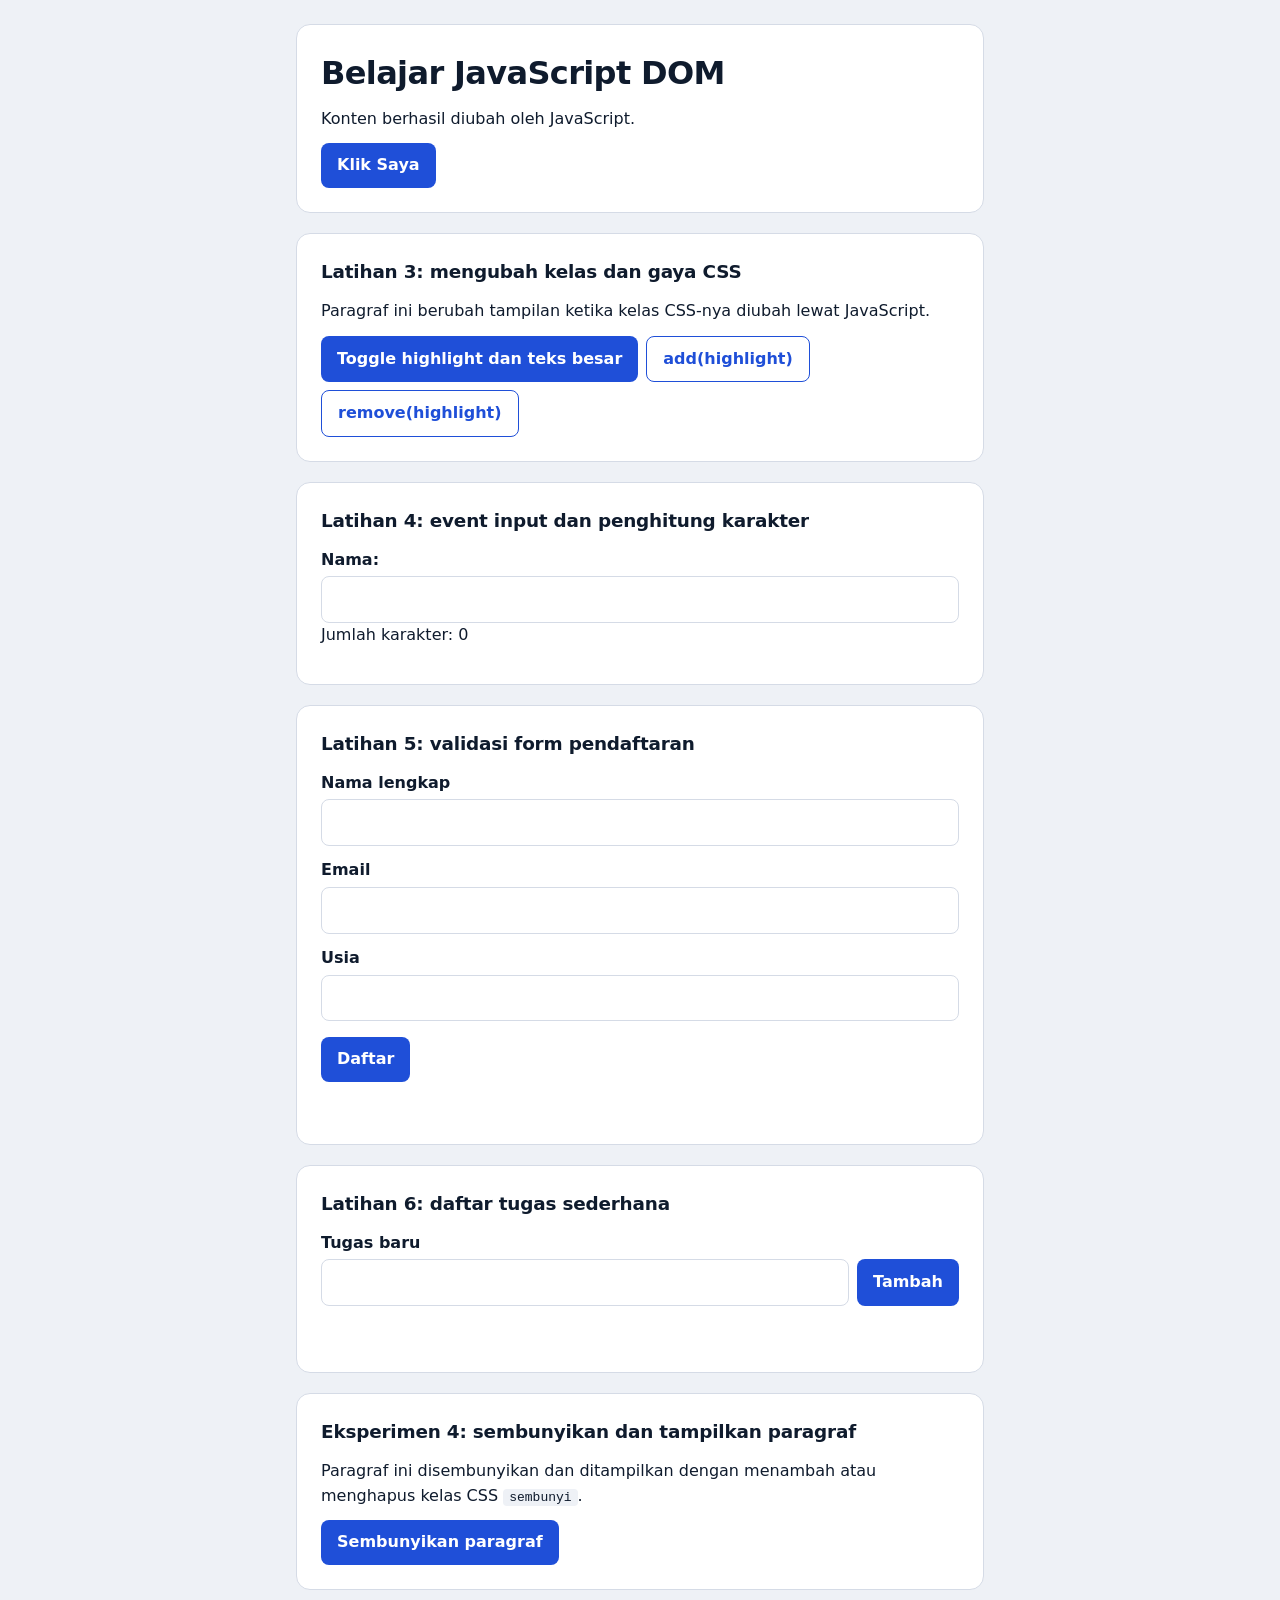
<file: latihan/index.html>
<!DOCTYPE html>
<html lang="id">
<head>
 <meta charset="UTF-8">
 <meta name="viewport" content="width=device-width, initial-scale=1.0">
 <title>Praktikum DOM dan Event</title>
 <link rel="stylesheet" href="style.css">
 <script src="script.js" defer></script>
</head>
<body>
 <main>

  <!-- Latihan 1 dan 2: judul, pesan, tombol dari modul -->
  <section class="blok" id="latihan12">
   <h1 id="judul">Latihan DOM</h1>
   <p id="pesan">Belum ada tindakan.</p>
   <button id="tombolAksi" type="button">Klik Saya</button>
  </section>

  <!-- Latihan 3 -->
  <section class="blok" id="latihan3">
   <h2>Latihan 3: mengubah kelas dan gaya CSS</h2>
   <p id="teksGaya">Paragraf ini berubah tampilan ketika kelas CSS-nya diubah lewat JavaScript.</p>
   <div class="baris-tombol">
    <button id="tombolGaya" type="button">Toggle highlight dan teks besar</button>
    <button id="tombolTambahKelas" type="button" class="sekunder">add(highlight)</button>
    <button id="tombolHapusKelas" type="button" class="sekunder">remove(highlight)</button>
   </div>
  </section>

  <!-- Latihan 4 -->
  <section class="blok" id="latihan4">
   <h2>Latihan 4: event input dan penghitung karakter</h2>
   <label for="namaInput">Nama:</label>
   <input type="text" id="namaInput" maxlength="40">
   <p>Jumlah karakter: <span id="jumlahKarakter">0</span></p>
  </section>

  <!-- Latihan 5 -->
  <section class="blok" id="latihan5">
   <h2>Latihan 5: validasi form pendaftaran</h2>
   <form id="formPendaftaran" novalidate>
    <label for="nama">Nama lengkap</label>
    <input id="nama" name="nama" type="text">
    <label for="email">Email</label>
    <input id="email" name="email" type="email">
    <label for="usia">Usia</label>
    <input id="usia" name="usia" type="number" min="17" max="100">
    <button type="submit">Daftar</button>
   </form>
   <p id="pesanForm" aria-live="polite"></p>
  </section>

  <!-- Latihan 6 -->
  <section class="blok" id="latihan6">
   <h2>Latihan 6: daftar tugas sederhana</h2>
   <label for="inputTugas">Tugas baru</label>
   <div class="baris-tombol">
    <input id="inputTugas" type="text">
    <button id="tambahTugas" type="button">Tambah</button>
   </div>
   <p id="pesanTugas" aria-live="polite"></p>
   <ul id="daftarTugas"></ul>
  </section>

  <!-- Eksperimen mandiri nomor 4 -->
  <section class="blok" id="eksperimen4">
   <h2>Eksperimen 4: sembunyikan dan tampilkan paragraf</h2>
   <p id="paragrafToggle">Paragraf ini disembunyikan dan ditampilkan dengan menambah atau menghapus kelas CSS <code>sembunyi</code>.</p>
   <button id="tombolSembunyi" type="button">Sembunyikan paragraf</button>
  </section>

 </main>
</body>
</html>
</file>
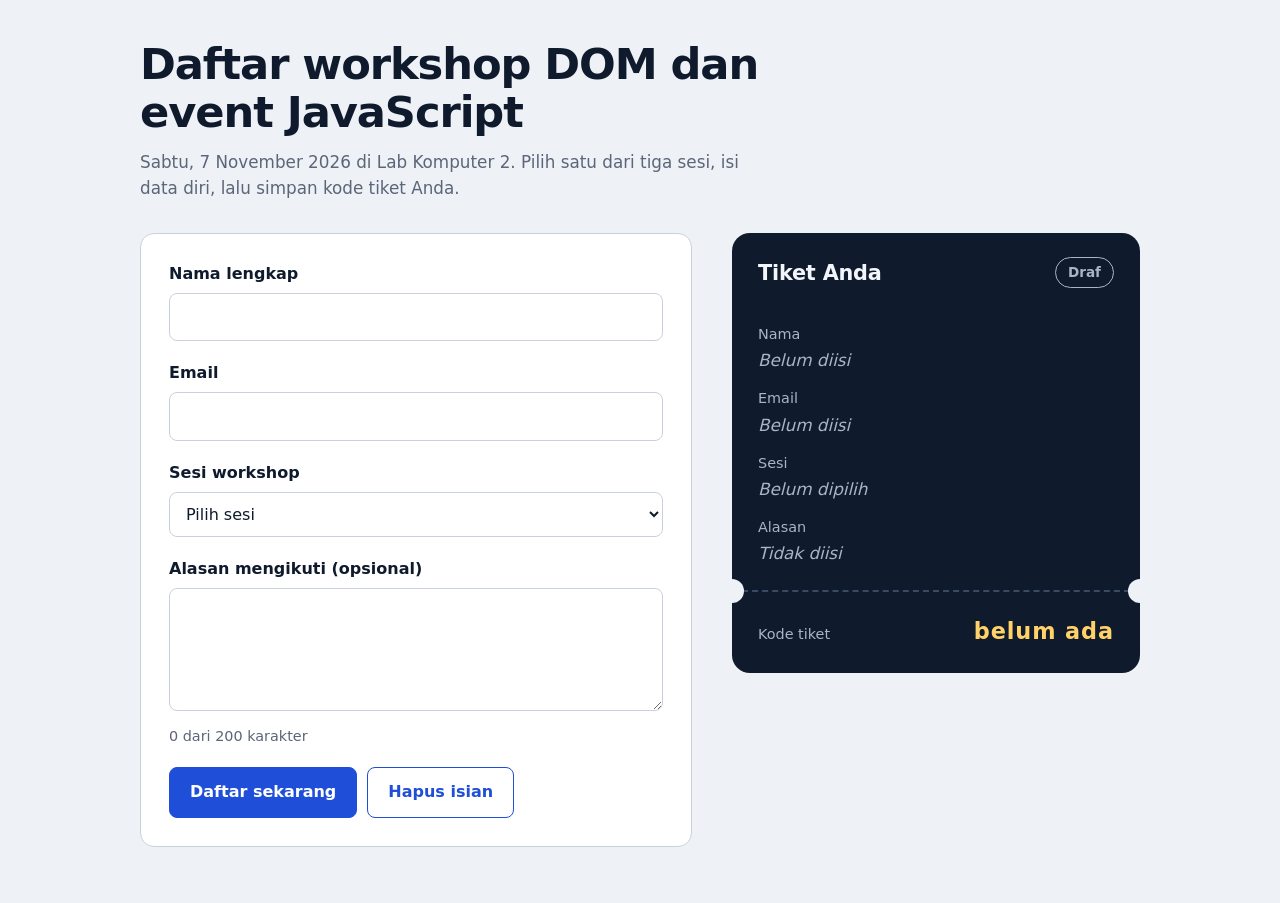
<file: mini-project/index.html>
<!DOCTYPE html>
<html lang="id">
<head>
 <meta charset="UTF-8">
 <meta name="viewport" content="width=device-width, initial-scale=1.0">
 <title>Pendaftaran Workshop DOM dan Event</title>
 <link rel="stylesheet" href="style.css">
 <script src="script.js" defer></script>
</head>
<body>
 <div class="halaman">

  <header class="kepala">
   <h1>Daftar workshop DOM dan event JavaScript</h1>
   <p class="pengantar">Sabtu, 7 November 2026 di Lab Komputer 2. Pilih satu dari tiga sesi, isi data diri, lalu simpan kode tiket Anda.</p>
  </header>

  <div class="tata-letak">

   <form id="formWorkshop" novalidate>
    <div class="bidang">
     <label for="nama">Nama lengkap</label>
     <input id="nama" name="nama" type="text" autocomplete="name"
            aria-describedby="galatNama">
     <p class="galat" id="galatNama"></p>
    </div>

    <div class="bidang">
     <label for="email">Email</label>
     <input id="email" name="email" type="email" autocomplete="email"
            aria-describedby="galatEmail">
     <p class="galat" id="galatEmail"></p>
    </div>

    <div class="bidang">
     <label for="sesi">Sesi workshop</label>
     <select id="sesi" name="sesi" aria-describedby="galatSesi infoSesi">
      <option value="">Pilih sesi</option>
      <option value="pagi">Sesi pagi: dasar DOM</option>
      <option value="siang">Sesi siang: event dan interaksi</option>
      <option value="sore">Sesi sore: validasi form</option>
     </select>
     <p class="galat" id="galatSesi"></p>
     <p class="info-sesi" id="infoSesi" aria-live="polite"></p>
    </div>

    <div class="bidang">
     <label for="alasan">Alasan mengikuti (opsional)</label>
     <textarea id="alasan" name="alasan" rows="4" maxlength="200"></textarea>
     <p class="hitung"><span id="hitungAlasan">0</span> dari 200 karakter</p>
    </div>

    <p id="pesanForm" class="pesan-form" aria-live="polite"></p>

    <div class="aksi">
     <button type="submit" class="utama">Daftar sekarang</button>
     <button type="button" id="tombolReset" class="sekunder">Hapus isian</button>
    </div>
   </form>

   <aside class="tiket" aria-labelledby="judulTiket">
    <div class="tiket-atas">
     <h2 id="judulTiket">Tiket Anda</h2>
     <span id="statusTiket" class="status">Draf</span>
    </div>
    <dl class="tiket-isi">
     <dt>Nama</dt>
     <dd id="ringNama" class="kosong">Belum diisi</dd>
     <dt>Email</dt>
     <dd id="ringEmail" class="kosong">Belum diisi</dd>
     <dt>Sesi</dt>
     <dd id="ringSesi" class="kosong">Belum dipilih</dd>
     <dt>Alasan</dt>
     <dd id="ringAlasan" class="kosong">Tidak diisi</dd>
    </dl>
    <div class="tiket-bawah">
     <span>Kode tiket</span>
     <strong id="kodeTiket">belum ada</strong>
    </div>
   </aside>

  </div>
 </div>
</body>
</html>
</file>
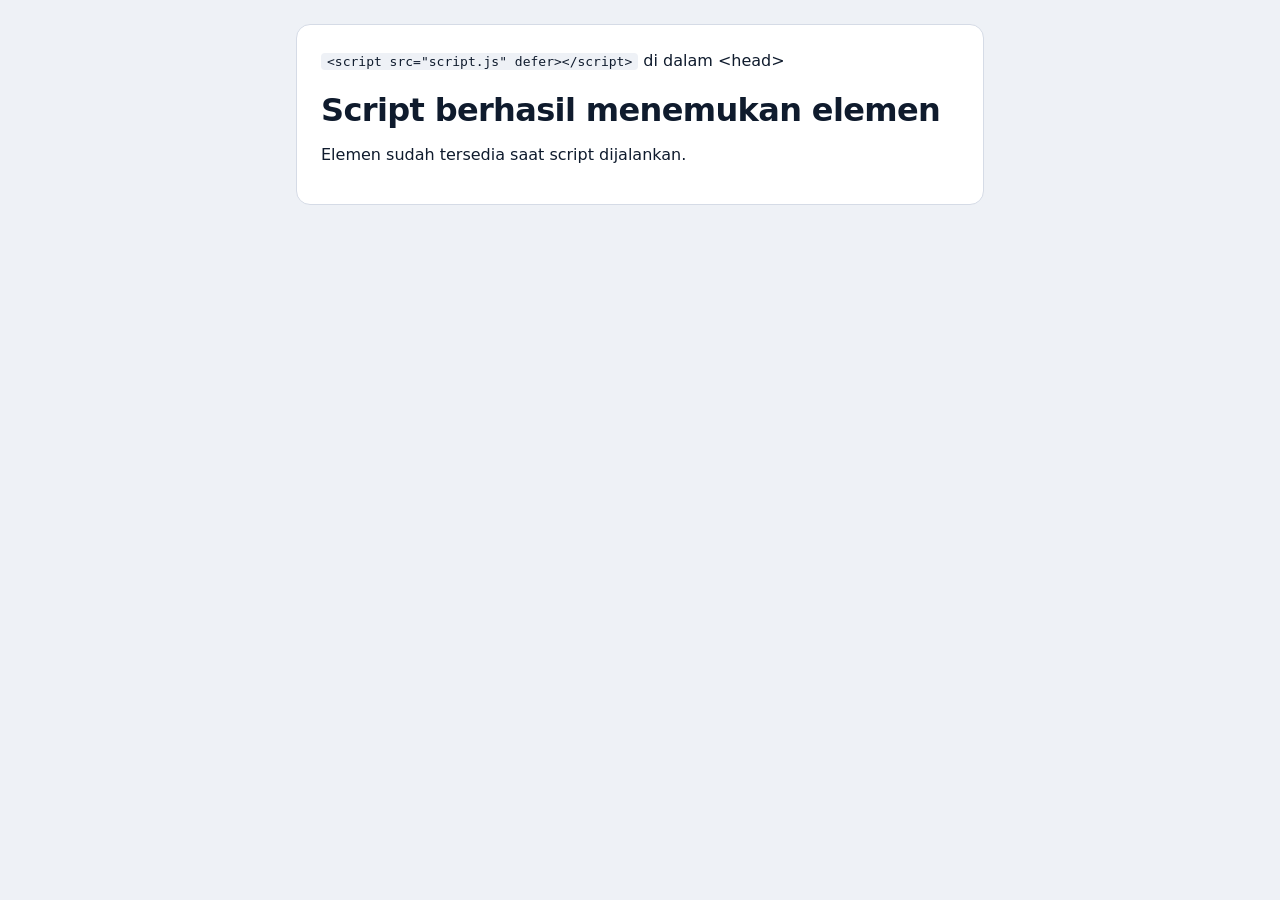
<file: eksperimen5/dengan_defer.html>
<!DOCTYPE html>
<html lang="id">
<head>
 <meta charset="UTF-8">
 <meta name="viewport" content="width=device-width, initial-scale=1.0">
 <title>Eksperimen 5: DENGAN defer</title>
 <link rel="stylesheet" href="../latihan/style.css">
 <script src="script.js" defer></script>
</head>
<body>
 <main>
  <section class="blok">
   <p><code>&lt;script src="script.js" defer&gt;&lt;/script&gt;</code> di dalam &lt;head&gt;</p>
   <h1 id="judul">Judul awal (belum diubah)</h1>
   <p id="pesan">Pesan awal (belum diubah).</p>
  </section>
 </main>
</body>
</html>
</file>
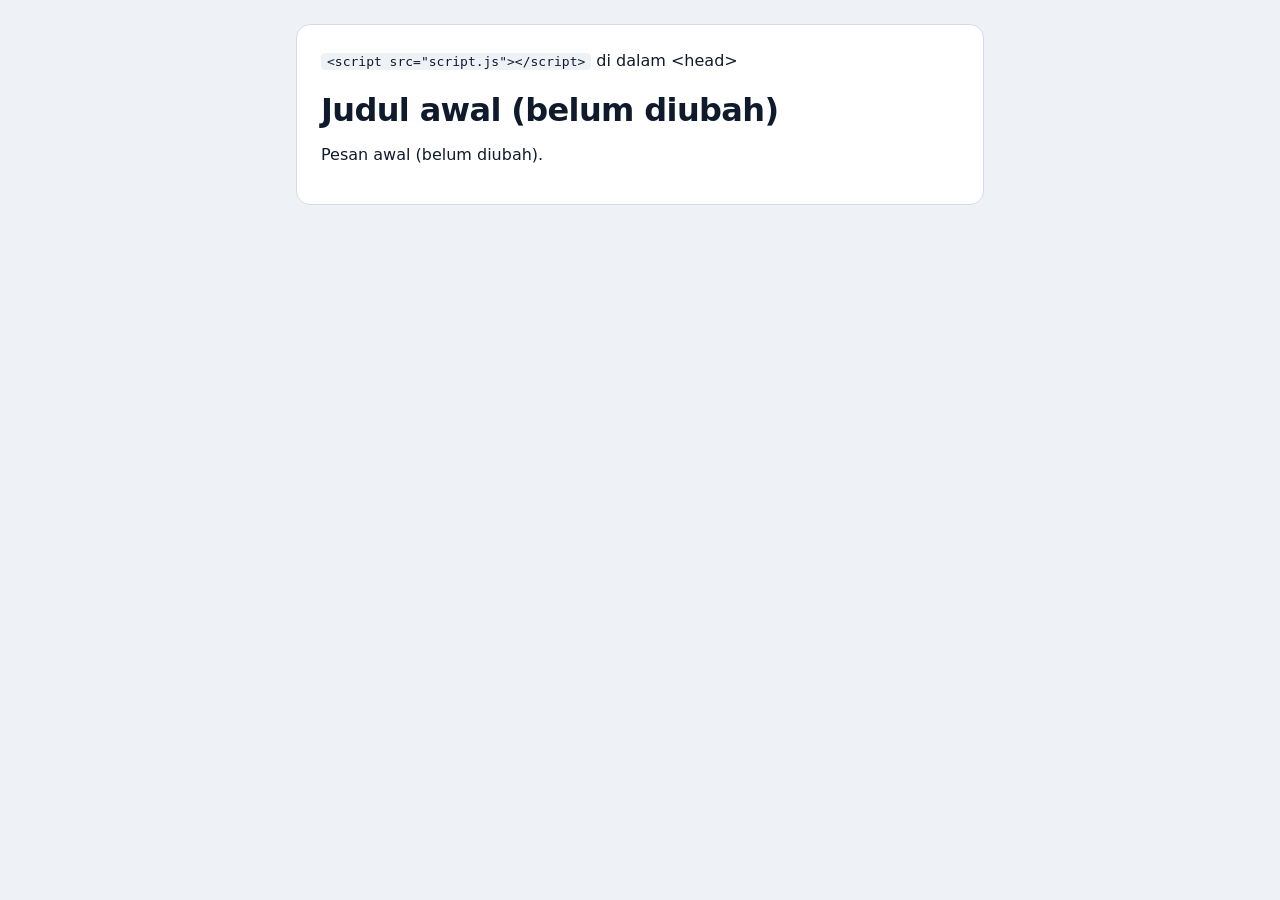
<file: eksperimen5/tanpa_defer.html>
<!DOCTYPE html>
<html lang="id">
<head>
 <meta charset="UTF-8">
 <meta name="viewport" content="width=device-width, initial-scale=1.0">
 <title>Eksperimen 5: TANPA defer</title>
 <link rel="stylesheet" href="../latihan/style.css">
 <script src="script.js"></script>
</head>
<body>
 <main>
  <section class="blok">
   <p><code>&lt;script src="script.js"&gt;&lt;/script&gt;</code> di dalam &lt;head&gt;</p>
   <h1 id="judul">Judul awal (belum diubah)</h1>
   <p id="pesan">Pesan awal (belum diubah).</p>
  </section>
 </main>
</body>
</html>
</file>
<file: latihan/style.css>
:root {
  --latar: #eef1f6;
  --kertas: #ffffff;
  --tinta: #0f1b2d;
  --redup: #5b6678;
  --garis: #d5dbe6;
  --aksen: #1f4fd8;
  --aksen-tua: #173aa6;
  --galat: #b3261e;
  --sukses: #0f6b52;
}

* { box-sizing: border-box; }

body {
  margin: 0;
  background: var(--latar);
  color: var(--tinta);
  font-family: system-ui, "Segoe UI", Roboto, "Helvetica Neue", Arial, sans-serif;
  line-height: 1.55;
}

main {
  max-width: 720px;
  margin: 0 auto;
  padding: 24px 16px 48px;
}

.blok {
  background: var(--kertas);
  border: 1px solid var(--garis);
  border-radius: 14px;
  padding: 24px;
  margin-bottom: 20px;
}

h1 { margin: 0 0 8px; font-size: 2rem; letter-spacing: -0.02em; }
h2 { margin: 0 0 12px; font-size: 1.15rem; letter-spacing: -0.01em; }
p  { margin: 0 0 12px; }
code { background: var(--latar); padding: 1px 6px; border-radius: 4px; }

label { display: block; margin: 12px 0 4px; font-weight: 600; }
label:first-of-type { margin-top: 0; }

input {
  width: 100%;
  font: inherit;
  padding: 10px 12px;
  border: 1.5px solid var(--garis);
  border-radius: 8px;
  background: #fff;
  color: var(--tinta);
}

button {
  font: inherit;
  font-weight: 600;
  padding: 10px 16px;
  border: 0;
  border-radius: 8px;
  background: var(--aksen);
  color: #fff;
  cursor: pointer;
}
button:hover { background: var(--aksen-tua); }
button.sekunder {
  background: #fff;
  color: var(--aksen);
  border: 1.5px solid var(--aksen);
}
button.sekunder:hover { background: #eaf0ff; }

:focus-visible { outline: 3px solid var(--aksen); outline-offset: 2px; }

form button[type="submit"] { margin-top: 16px; }

.baris-tombol { display: flex; flex-wrap: wrap; gap: 8px; align-items: stretch; }
.baris-tombol input { flex: 1 1 200px; width: auto; }

/* Latihan 3 */
.highlight {
  color: #173f75;
  background-color: #e6f1ff;
  border-left: 4px solid #3478c8;
  padding: 12px;
}
.teks-besar { font-size: 1.4rem; }

/* Latihan 5 */
#pesanForm { margin: 14px 0 0; min-height: 1.5em; font-weight: 600; }
#pesanForm.galat { color: var(--galat); }
#pesanForm.sukses { color: var(--sukses); }

/* Latihan 6 */
#pesanTugas { margin: 10px 0 0; min-height: 1.5em; color: var(--redup); }
#daftarTugas { padding-left: 20px; margin: 8px 0 0; }
.selesai span { text-decoration: line-through; color: #687386; }
li { margin-bottom: 8px; }
li button { padding: 4px 10px; margin-right: 6px; font-size: 0.9rem; }

/* Eksperimen 4 */
.sembunyi { display: none; }
</file>
<file: mini-project/style.css>
:root {
  --latar: #eef1f6;
  --kertas: #ffffff;
  --tinta: #0f1b2d;
  --redup: #5b6678;
  --garis: #c9d1de;
  --aksen: #1f4fd8;
  --aksen-tua: #173aa6;
  --galat: #b3261e;
  --galat-latar: #fdecea;
  --sukses: #0f6b52;
  --sukses-latar: #e4f5ee;
  --tiket: #0f1b2d;
  --tiket-teks: #f2f5fa;
  --tiket-redup: #a9b4c6;
  --kode: #ffd166;
}

* { box-sizing: border-box; }

body {
  margin: 0;
  background: var(--latar);
  color: var(--tinta);
  font-family: system-ui, "Segoe UI", Roboto, "Helvetica Neue", Arial, sans-serif;
  line-height: 1.55;
}

.halaman {
  max-width: 1040px;
  margin: 0 auto;
  padding: 40px 20px 56px;
}

.kepala { max-width: 640px; margin-bottom: 32px; }

h1 {
  margin: 0 0 12px;
  font-size: clamp(1.8rem, 4.5vw, 2.7rem);
  line-height: 1.12;
  font-weight: 800;
  letter-spacing: -0.025em;
}

.pengantar { margin: 0; color: var(--redup); font-size: 1.05rem; }

/* ---------- Tata letak dua kolom ---------- */
.tata-letak {
  display: grid;
  grid-template-columns: minmax(0, 1.15fr) minmax(0, 0.85fr);
  gap: 40px;
  align-items: start;
}

/* ---------- Form ---------- */
form {
  background: var(--kertas);
  border: 1px solid var(--garis);
  border-radius: 14px;
  padding: 28px;
}

.bidang { margin-bottom: 20px; }

label { display: block; margin-bottom: 6px; font-weight: 650; }

input, select, textarea {
  width: 100%;
  font: inherit;
  padding: 11px 12px;
  border: 1.5px solid var(--garis);
  border-radius: 8px;
  background: #fff;
  color: var(--tinta);
}
textarea { resize: vertical; }

input.tidak-valid, select.tidak-valid {
  border-color: var(--galat);
  background: var(--galat-latar);
}

:focus-visible { outline: 3px solid var(--aksen); outline-offset: 2px; }

.galat { margin: 6px 0 0; color: var(--galat); font-weight: 600; font-size: 0.95rem; }
.galat:empty { display: none; }

.info-sesi {
  margin: 8px 0 0;
  padding: 10px 12px;
  border-left: 4px solid var(--aksen);
  background: #eaf0ff;
  border-radius: 0 8px 8px 0;
  font-size: 0.95rem;
}
.info-sesi:empty { display: none; }

.hitung { margin: 6px 0 0; color: var(--redup); font-size: 0.9rem; }

.pesan-form { margin: 0 0 16px; padding: 12px 14px; border-radius: 8px; font-weight: 600; }
.pesan-form:empty { display: none; }
.pesan-form.galat { color: var(--galat); background: var(--galat-latar); }
.pesan-form.sukses { color: var(--sukses); background: var(--sukses-latar); }

.aksi { display: flex; flex-wrap: wrap; gap: 10px; }

button {
  font: inherit;
  font-weight: 700;
  padding: 12px 20px;
  border-radius: 8px;
  cursor: pointer;
  min-height: 44px;
}
button.utama { background: var(--aksen); color: #fff; border: 1.5px solid var(--aksen); }
button.utama:hover { background: var(--aksen-tua); border-color: var(--aksen-tua); }
button.sekunder { background: #fff; color: var(--aksen); border: 1.5px solid var(--aksen); }
button.sekunder:hover { background: #eaf0ff; }

/* ---------- Tiket ringkasan (elemen utama halaman) ---------- */
.tiket {
  position: sticky;
  top: 24px;
  background: var(--tiket);
  color: var(--tiket-teks);
  border-radius: 18px;
}

.tiket-atas {
  display: flex;
  justify-content: space-between;
  align-items: center;
  gap: 12px;
  padding: 24px 26px 8px;
}

.tiket h2 { margin: 0; font-size: 1.3rem; letter-spacing: -0.01em; }

.status {
  padding: 4px 12px;
  border: 1.5px solid var(--tiket-redup);
  border-radius: 999px;
  font-size: 0.85rem;
  font-weight: 700;
  color: var(--tiket-redup);
}
.status.terdaftar { background: #3ddc97; border-color: #3ddc97; color: #06251a; }

.tiket-isi { margin: 0; padding: 12px 26px 24px; }
.tiket-isi dt { margin-top: 14px; font-size: 0.9rem; color: var(--tiket-redup); }
.tiket-isi dd {
  margin: 2px 0 0;
  font-size: 1.05rem;
  font-weight: 600;
  overflow-wrap: anywhere;
  display: -webkit-box;
  -webkit-line-clamp: 3;
  -webkit-box-orient: vertical;
  overflow: hidden;
}
.tiket-isi dd.kosong { color: var(--tiket-redup); font-weight: 400; font-style: italic; }

/* Garis sobekan tiket dengan dua takik */
.tiket-bawah {
  position: relative;
  display: flex;
  justify-content: space-between;
  align-items: baseline;
  gap: 12px;
  padding: 22px 26px 24px;
  border-top: 2px dashed #3a4a63;
}
.tiket-bawah::before,
.tiket-bawah::after {
  content: "";
  position: absolute;
  top: -13px;
  width: 24px;
  height: 24px;
  border-radius: 50%;
  background: var(--latar);
}
.tiket-bawah::before { left: -12px; }
.tiket-bawah::after { right: -12px; }
.tiket-bawah span { color: var(--tiket-redup); font-size: 0.9rem; }
.tiket-bawah strong { color: var(--kode); font-size: 1.4rem; letter-spacing: 0.04em; }

/* ---------- Responsif ---------- */
@media (max-width: 860px) {
  .halaman { padding: 28px 16px 40px; }
  .tata-letak { grid-template-columns: minmax(0, 1fr); gap: 28px; }
  .tiket { position: static; }
  form { padding: 20px; }
  .aksi button { flex: 1 1 auto; }
}

@media (prefers-reduced-motion: reduce) {
  * { transition: none !important; animation: none !important; }
}
</file>
